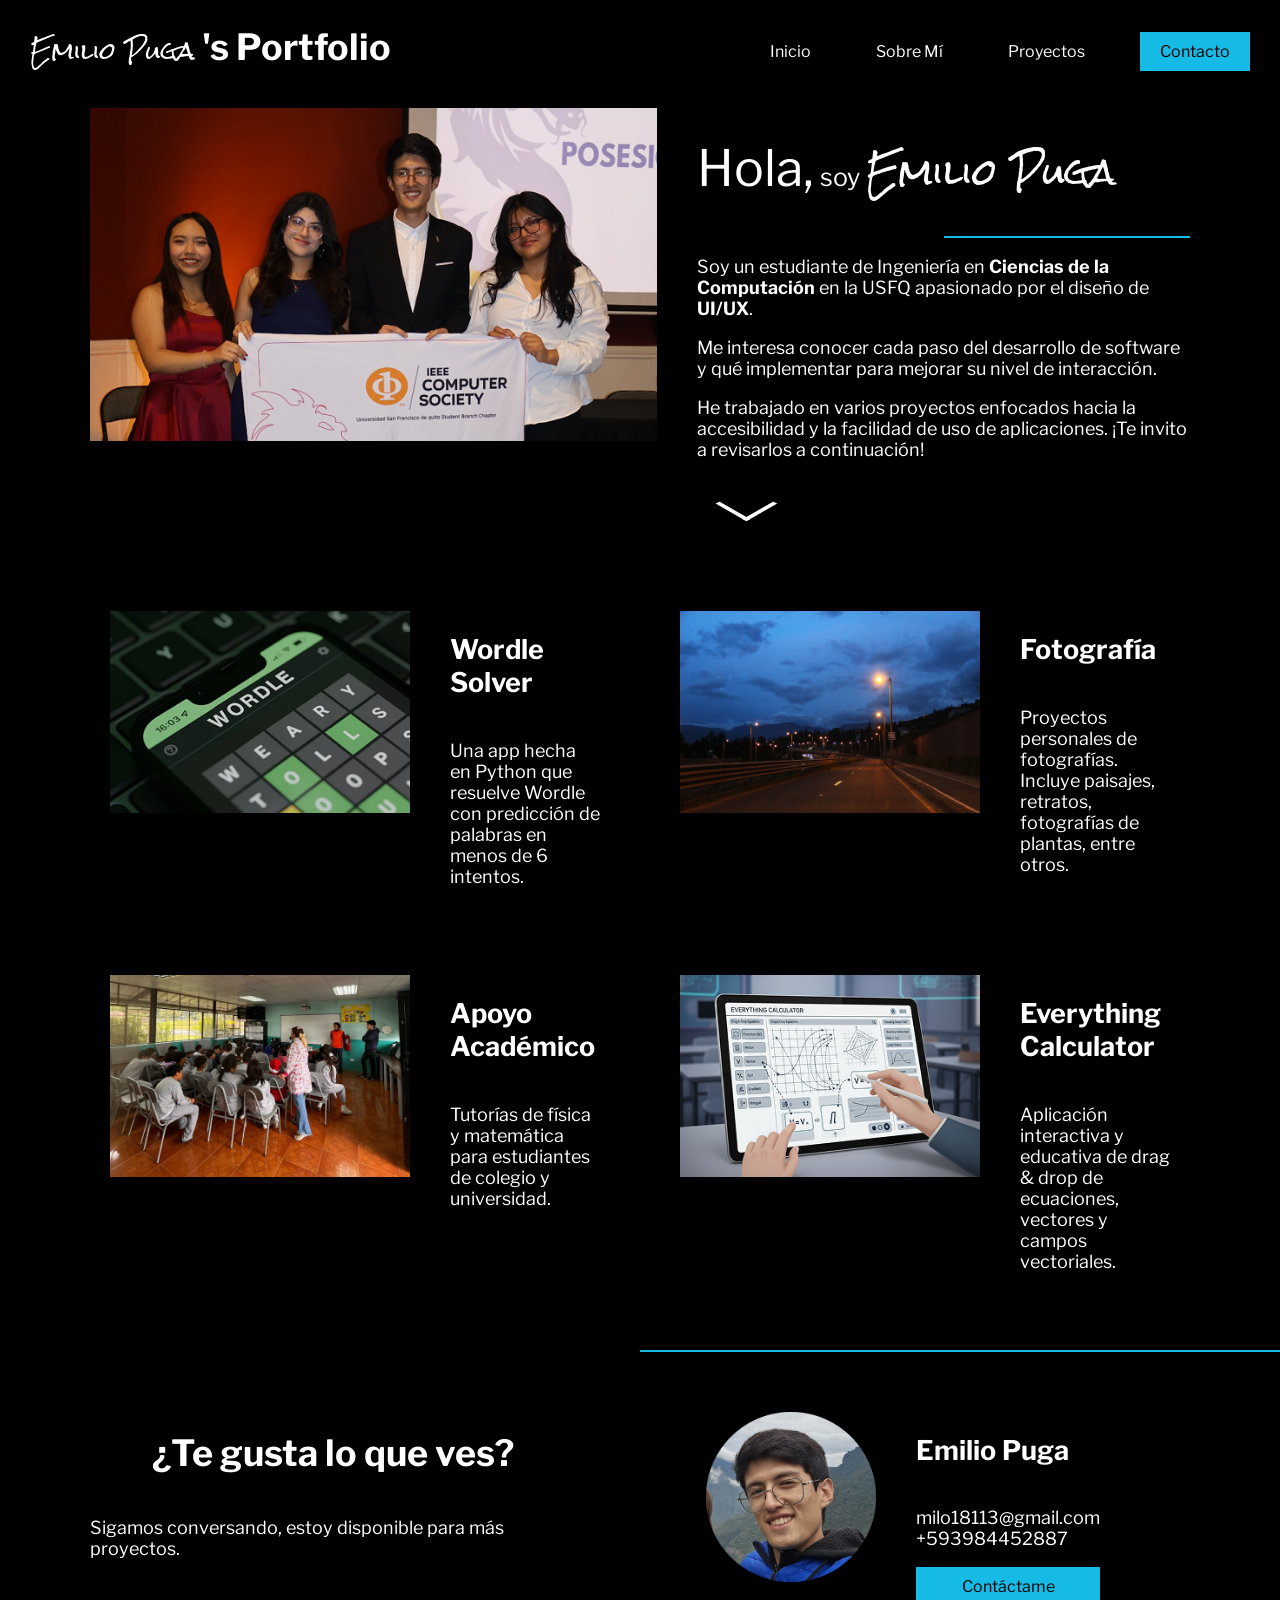
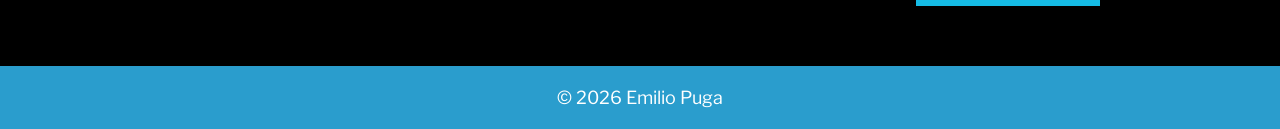
<file: index.html>
<!DOCTYPE html>
<html lang="es">
    <head>
        <title>Emilio Puga's Portfolio</title>
        <meta charset="UTF-8">
        <link rel="stylesheet" href="styles.css">

        <link rel="preconnect" href="https://fonts.googleapis.com">
        <link rel="preconnect" href="https://fonts.gstatic.com" crossorigin>
        <link href="https://fonts.googleapis.com/css2?family=Hanken+Grotesk:wght@300;400;600&family=Libre+Franklin:wght@300;400;600&family=Rock+Salt&display=swap" rel="stylesheet">
    </head>
    <body>
        <header>
            <div class="header-container">
                <h1>
                    <span class="cursive-header">Emilio Puga</span>
                    <span>'s Portfolio</span>
                </h1>
                <nav>
                    <a href="index.html">Inicio</a>
                    <a href="about-me.html">Sobre Mí</a>
                    <a href="#proyectos">Proyectos</a>
                    <button onclick="window.location.href='contact.html'">Contacto</button>
                    <!-- <button onclick="console.log(document.body.offsetWidth)">Contacto</button> -->
                </nav>
            </div>
        </header>

        <!-- Primera parte -->
        <div class="flex-container">         
            <main style="flex: 2.3;">
                <img src="assets/IEEE CS.png" alt="Fotografía de presentación de directivas IEEE con Emilio Puga como secretario." 
                style="width: 100%; height: auto; display: block; margin: auto;">
            </main>
            <aside>
                <h1>
                    <span style="font-weight: normal; font-size: 50px;">Hola,</span>
                    <span style="font-weight: lighter; font-size: 25px;">soy</span>
                    <span class="cursive-header" style="font-size: 35px;">Emilio Puga</span>
                </h1>
                <div class="line"></div>
                <p>Soy un estudiante de Ingeniería en <b>Ciencias de la Computación</b> en la USFQ apasionado por el diseño de <b>UI/UX</b>.</p>
                <p>Me interesa conocer cada paso del desarrollo de software y qué implementar para mejorar su nivel de interacción.</p>
                <p>He trabajado en varios proyectos enfocados hacia la accesibilidad y la facilidad de uso de aplicaciones. ¡Te invito a revisarlos a continuación!</p>
                <a href="#proyectos"><img src="assets/down_arrow.png" alt="Flecha hacia abajo" style="width: 100px;"></a>
            </aside>
        </div>
        <div class ="space"></div>

        <!-- Proyectos -->
        <div id="proyectos" class="flex-container">        
            <main>
                <div class="proj-container">
                    <main><img src="assets/wordle-solver-img.png" alt=""></main>
                    <aside>
                        <div class="column">
                            <h2><a href="wordle-solver.html">Wordle Solver</a></h2>
                            <p>Una app hecha en Python que resuelve Wordle con predicción de palabras en menos de 6 intentos.</p>
                        </div>
                    </aside>
                </div>
            </main> 
            <aside>
                <div class="proj-container">
                    <main><img src="assets/foto-img.png" alt=""></main>
                    <aside>
                        <div class="column">
                            <h2><a href="fotografia.html">Fotografía</a></h2>
                            <p>Proyectos personales de fotografías. Incluye paisajes, retratos, fotografías de plantas, entre otros.</p>
                        </div>
                    </aside>
                </div>
            </aside>
        </div>
        <div class ="space"></div>
        <div class="flex-container">        
            <main>
                <div class="proj-container">
                    <main><img src="assets/apoyo-academico-img.png" alt=""></main>
                    <aside>
                        <div class="column">
                            <h2><a href="apoyo-academico.html">Apoyo Académico</a></h2>
                            <p>Tutorías de física y matemática para estudiantes de colegio y universidad.</p>
                        </div>
                    </aside>
                </div>
            </main>
            <aside>
                <div class="proj-container">
                    <main><img src="assets/everything-calculator-img.png" alt=""></main>
                    <aside>
                        <div class="column">
                            <h2><a href="everything-calculator.html">Everything Calculator</a></h2>
                            <p>Aplicación interactiva y educativa de drag & drop de ecuaciones, vectores y campos vectoriales.</p>
                        </div>
                    </aside>
                </div>
            </aside>
        </div>
        <div class="space"></div>
        <div class="line"></div>
        <div class="space"></div>

        <!-- Te gusta lo que ves -->
        <div class="flex-container">
            <main>
                <div class="column" style="display: flex; justify-content: center; align-items: center;">
                    <h1>¿Te gusta lo que ves?</h1>
                    <p>Sigamos conversando, estoy disponible para más proyectos.</p>
                </div>
            </main>
            <aside>
                <div class="flex-container">
                    <main>
                        <img src="assets/milo.png" alt="Fotografía de Emilio Puga" width="170px">
                    </main>
                    <aside>
                        <div class="column">
                            <h2>Emilio Puga</h2>
                            <p>milo18113@gmail.com<br>
                                +593984452887
                            </p>
                            <button onclick="window.location.href='contact.html'">Contáctame</button>
                        </div>
                    </aside>
                </div>
            </aside>
        </div>

        <div class="space"></div>

        <footer>
            <p>&copy; 2026 Emilio Puga</p>
        </footer>
    </body> 
</html>
</file>
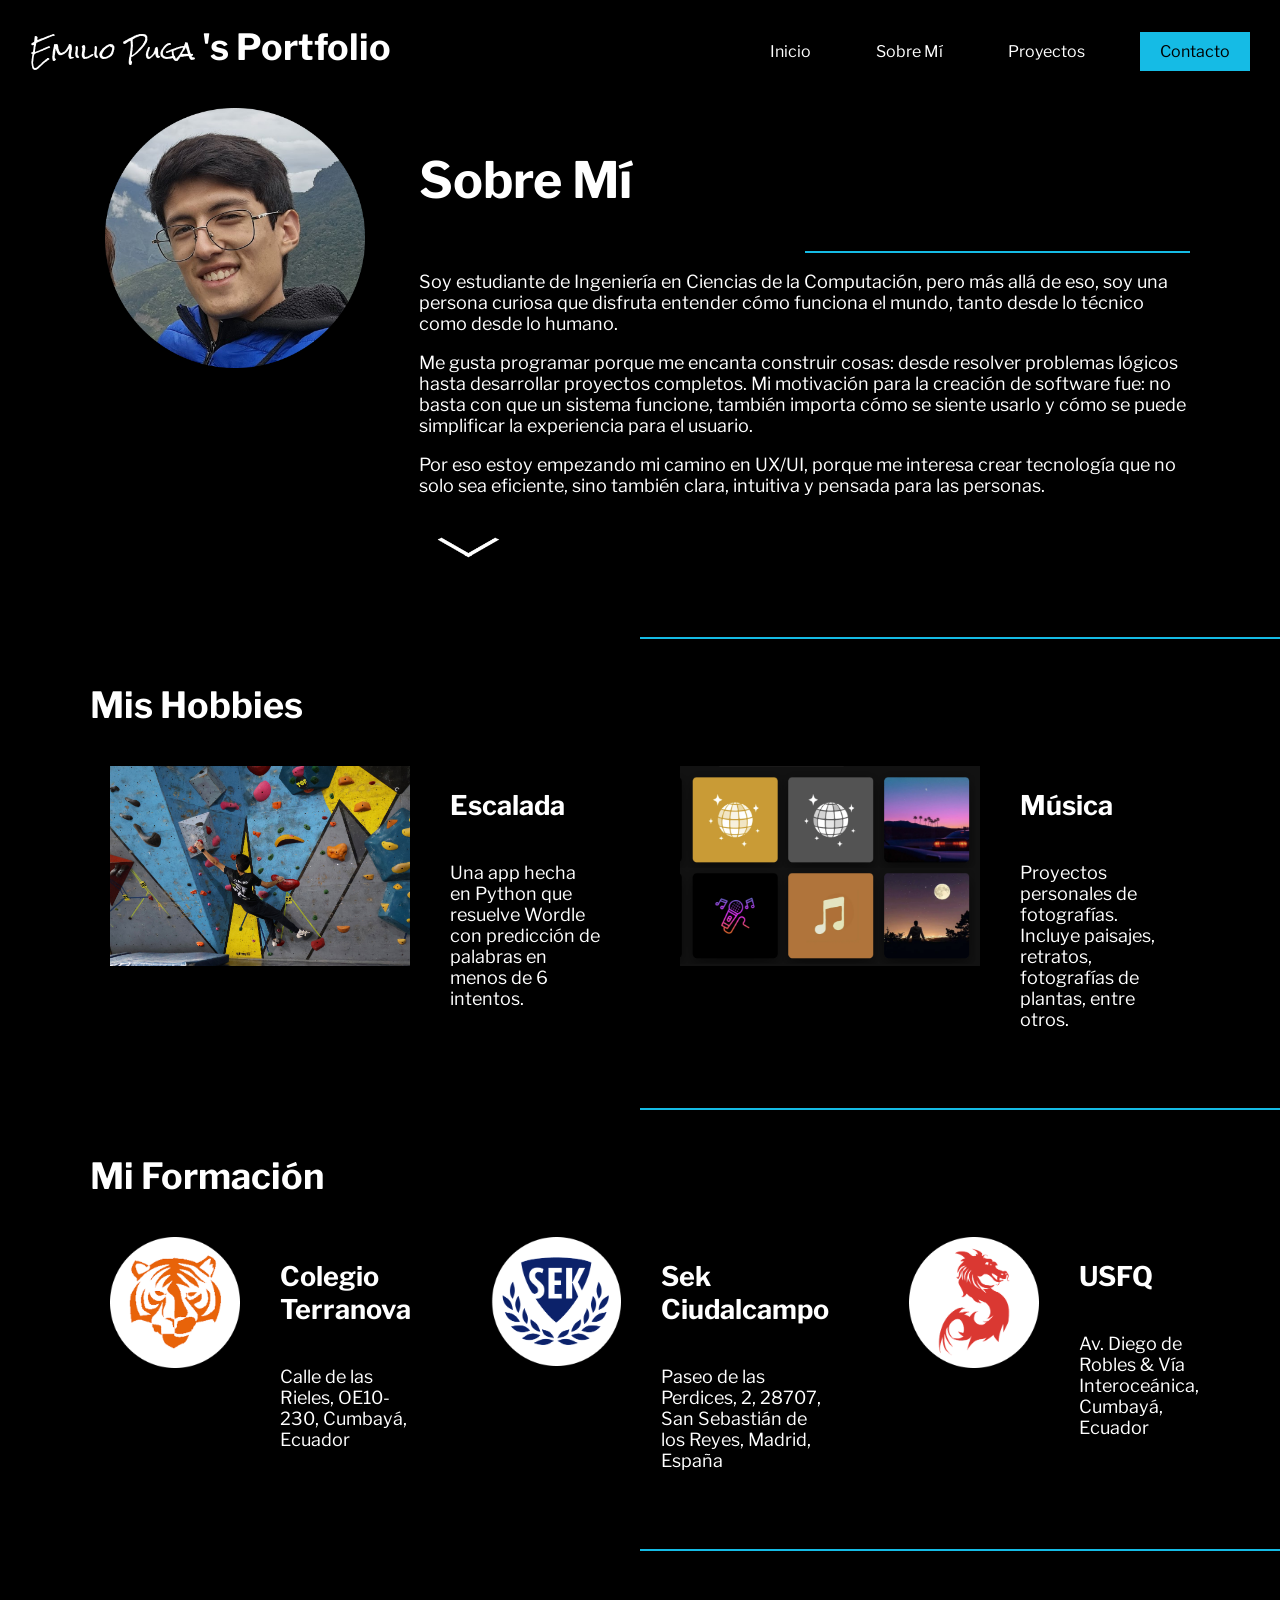
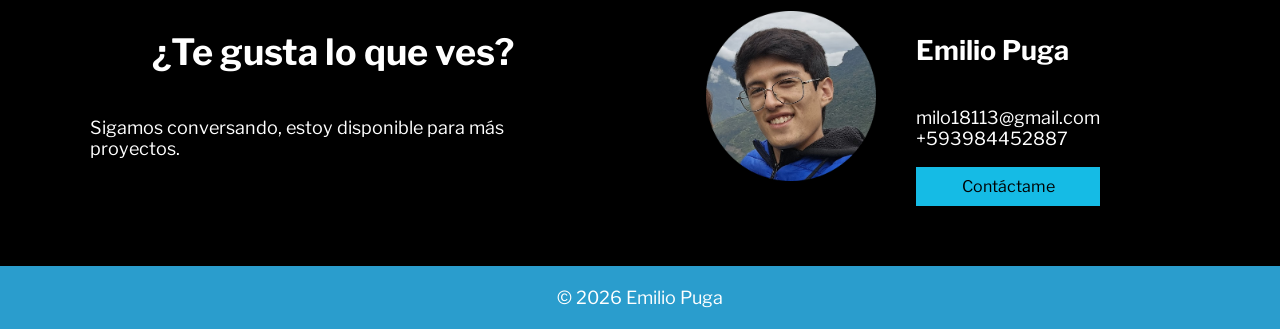
<file: about-me.html>
<!DOCTYPE html>
<html lang="es">
    <head>
        <title>Emilio Puga's Portfolio</title>
        <meta charset="UTF-8">
        <link rel="stylesheet" href="styles.css">

        <link rel="preconnect" href="https://fonts.googleapis.com">
        <link rel="preconnect" href="https://fonts.gstatic.com" crossorigin>
        <link href="https://fonts.googleapis.com/css2?family=Hanken+Grotesk:wght@300;400;600&family=Libre+Franklin:wght@300;400;600&family=Rock+Salt&display=swap" rel="stylesheet">
    </head>
    <body>
        <header>
            <div class="header-container">
                <h1>
                    <span class="cursive-header">Emilio Puga</span>
                    <span>'s Portfolio</span>
                </h1>
                <nav>
                    <a href="index.html">Inicio</a>
                    <a href="about-me.html">Sobre Mí</a>
                    <a href="index.html#proyectos">Proyectos</a>
                    <button onclick="window.location.href='contact.html'">Contacto</button>
                    <!-- <button onclick="console.log(document.body.offsetWidth)">Contacto</button> -->
                </nav>
            </div>
        </header>

        <!-- Primera parte -->
        <div class="flex-container">         
            <main style="flex: 0.75;">
                <img src="assets/milo.png" alt="Fotografía de Emilio Puga" 
                style="width: 260px; height: auto; display: block; margin: auto;">
            </main>
            <aside>
                <h1 style="font-weight: bold; font-size: 50px;">
                    Sobre Mí
                </h1>
                <div class="line"></div>
                <p>Soy estudiante de Ingeniería en Ciencias de la Computación, pero más allá de eso, soy una persona curiosa que disfruta entender cómo funciona el mundo, tanto desde lo técnico como desde lo humano.</p>
                <p>Me gusta programar porque me encanta construir cosas: desde resolver problemas lógicos hasta desarrollar proyectos completos. Mi motivación para la creación de software fue: no basta con que un sistema funcione, también importa cómo se siente usarlo y cómo se puede simplificar la experiencia para el usuario.</p>
                <p>Por eso estoy empezando mi camino en UX/UI, porque me interesa crear tecnología que no solo sea eficiente, sino también clara, intuitiva y pensada para las personas.</p>
                <a href="#hobbies"><img src="assets/down_arrow.png" alt="Flecha hacia abajo" style="width: 100px;"></a>
            </aside>
        </div>
        <div class="space"></div>
        <div class="line"></div>
        <div class="smallspace"></div>

        <!-- Mis Hobbies -->
        <div id="hobbies" class="flex-container">
            <main><h1>Mis Hobbies</h1></main>
            <aside></aside>
        </div>
        <div id="proyectos" class="flex-container">        
            <main>
                <div class="proj-container">
                    <main><img src="assets/escalada.jpg" alt=""></main>
                    <aside>
                        <div class="column">
                            <h2>Escalada</h2>
                            <p>Una app hecha en Python que resuelve Wordle con predicción de palabras en menos de 6 intentos.</p>
                        </div>
                    </aside>
                </div>
            </main>
            <aside>
                <div class="proj-container">
                    <main><img src="assets/playlists.png" alt=""></main>
                    <aside>
                        <div class="column">
                            <h2>Música</h2>
                            <p>Proyectos personales de fotografías. Incluye paisajes, retratos, fotografías de plantas, entre otros.</p>
                        </div>
                    </aside>
                </div>
            </aside>
        </div>
        <div class="space"></div>
        <div class="line"></div>
        <div class="smallspace"></div>

        <!-- Mi Formación -->
        <div id="hobbies" class="flex-container">
            <main><h1>Mi Formación</h1></main>
            <aside></aside>
        </div>
        <div id="proyectos" class="flex-container">        
            <main>
                <div class="proj-container">
                    <main><img src="assets/terra-icon.png" alt="" style="width: 130px;"></main>
                    <aside>
                        <div class="column">
                            <h2>Colegio Terranova</h2>
                            <p>Calle de las Rieles, OE10-230, Cumbayá, Ecuador</p>
                        </div>
                    </aside>
                </div>
            </main>
            <main>
                <div class="proj-container">
                    <main><img src="assets/sek-icon.png" alt="" style="width: 130px;"></main>
                    <aside>
                        <div class="column">
                            <h2>Sek Ciudalcampo</h2>
                            <p>Paseo de las Perdices, 2, 28707, San Sebastián de los Reyes, Madrid, España</p>
                        </div>
                    </aside>
                </div>
            </main>
            <main>
                <div class="proj-container">
                    <main><img src="assets/usfq-icon.png" alt="" style="width: 130px;"></main>
                    <aside>
                        <div class="column">
                            <h2>USFQ</h2>
                            <p>Av. Diego de Robles & Vía Interoceánica, Cumbayá, Ecuador</p>
                        </div>
                    </aside>
                </div>
            </main>
        </div>
        <div class="space"></div>
        <div class="line"></div>
        <div class="space"></div>


        <!-- Te gusta lo que ves -->
        <div class="flex-container">
            <main>
                <div class="column" style="display: flex; justify-content: center; align-items: center;">
                    <h1>¿Te gusta lo que ves?</h1>
                    <p>Sigamos conversando, estoy disponible para más proyectos.</p>
                </div>
            </main>
            <aside>
                <div class="flex-container">
                    <main>
                        <img src="assets/milo.png" alt="Fotografía de Emilio Puga" width="170px">
                    </main>
                    <aside>
                        <div class="column">
                            <h2>Emilio Puga</h2>
                            <p>milo18113@gmail.com<br>
                                +593984452887
                            </p>
                            <button onclick="window.location.href='contact.html'">Contáctame</button>
                        </div>
                    </aside>
                </div>
            </aside>
        </div>

        <div class="space"></div>

        <footer>
            <p>&copy; 2026 Emilio Puga</p>
        </footer>
    </body> 
</html>
</file>
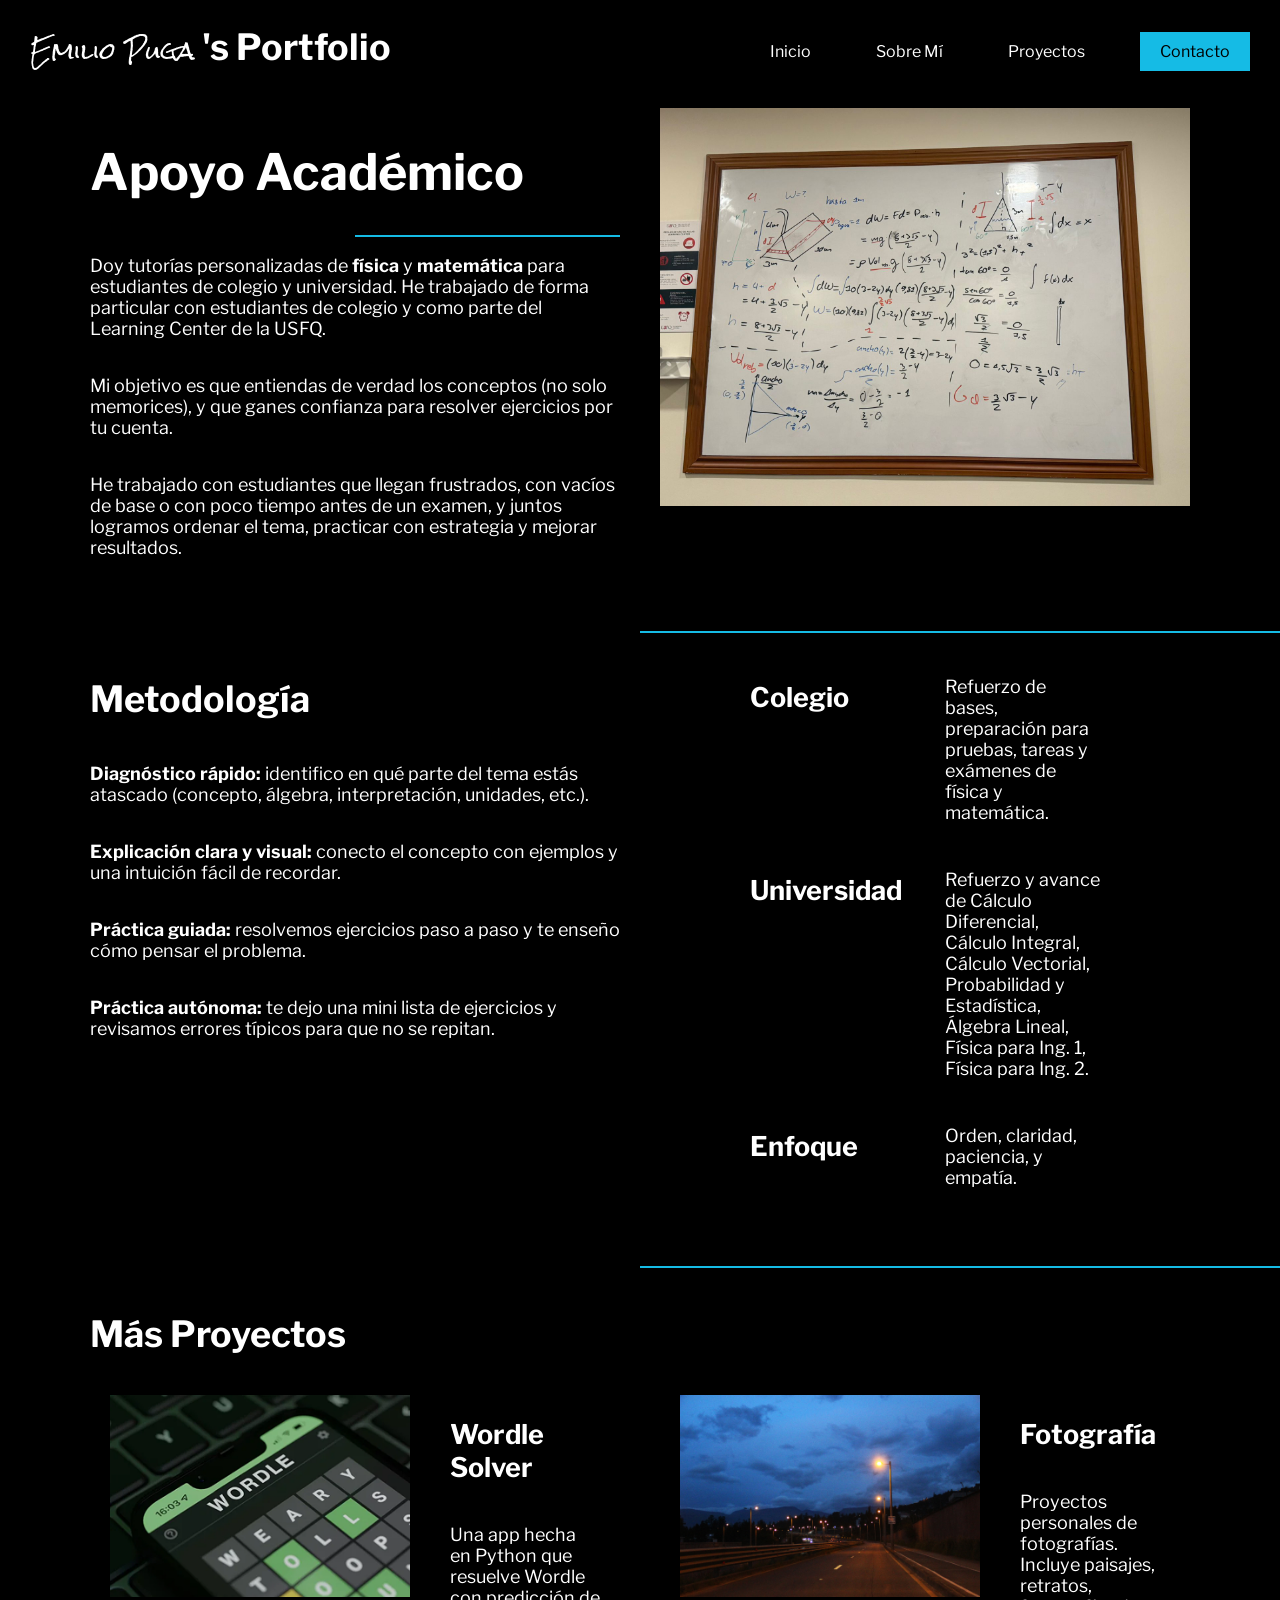
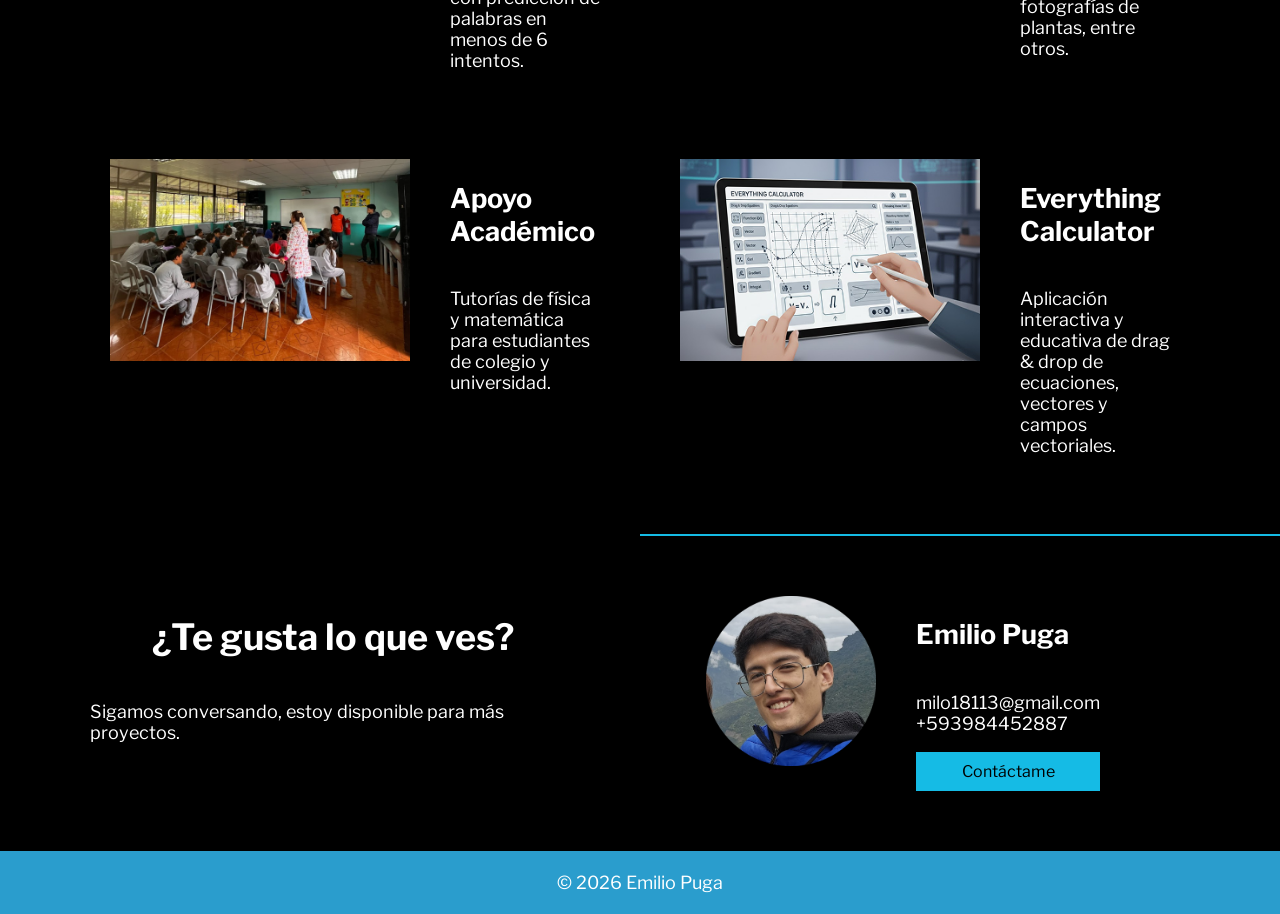
<file: apoyo-academico.html>
<!DOCTYPE html>
<html lang="es">
    <head>
        <title>Apoyo Académico - Emilio Puga's Portfolio</title>
        <meta charset="UTF-8">
        <link rel="stylesheet" href="styles.css">

        <link rel="preconnect" href="https://fonts.googleapis.com">
        <link rel="preconnect" href="https://fonts.gstatic.com" crossorigin>
        <link href="https://fonts.googleapis.com/css2?family=Hanken+Grotesk:wght@300;400;600&family=Libre+Franklin:wght@300;400;600&family=Rock+Salt&display=swap" rel="stylesheet">
    </head>
    <body>
        <header>
            <div class="header-container">
                <h1>
                    <span class="cursive-header">Emilio Puga</span>
                    <span>'s Portfolio</span>
                </h1>
                <nav>
                    <a href="index.html">Inicio</a>
                    <a href="about-me.html">Sobre Mí</a>
                    <a href="#proyectos">Proyectos</a>
                    <button onclick="window.location.href='contact.html'">Contacto</button>
                    <!-- <button onclick="console.log(document.body.offsetWidth)">Contacto</button> -->
                </nav>
            </div>
        </header>

        <!-- Intro -->
        <div class="flex-container">         
            <main>
                <div class="column">
                    <h1 style="font-weight: bold; font-size: 50px;">
                        Apoyo Académico
                    </h1>
                    <div class="line"></div>
                    <p>Doy tutorías personalizadas de <b>física</b> y <b>matemática</b> para estudiantes de colegio y universidad. He trabajado de forma particular con estudiantes de colegio y como parte del Learning Center de la USFQ.</p>
                    <p>Mi objetivo es que entiendas de verdad los conceptos (no solo memorices), y que ganes confianza para resolver ejercicios por tu cuenta.</p>
                    <p>He trabajado con estudiantes que llegan frustrados, con vacíos de base o con poco tiempo antes de un examen, y juntos logramos ordenar el tema, practicar con estrategia y mejorar resultados.</p>
                </div>
            </main>
            <aside>
                <img src="assets/pizarra1.jpg" alt="Ilustración de apoyo académico" style="width: 100%; height: auto; display: block; margin: auto;">
            </aside>
        </div>
        <div class="space"></div>
        <div class="line"></div>
        <div class="smallspace"></div>

        <!-- Metodología -->
        <div class="flex-container">
            <main>
                <div class="column">
                    <h1>Metodología</h1>
                    <p><b>Diagnóstico rápido:</b> identifico en qué parte del tema estás atascado (concepto, álgebra, interpretación, unidades, etc.).</p>
                    <p><b>Explicación clara y visual:</b> conecto el concepto con ejemplos y una intuición fácil de recordar.</p>
                    <p><b>Práctica guiada:</b> resolvemos ejercicios paso a paso y te enseño cómo pensar el problema.</p>
                    <p><b>Práctica autónoma:</b> te dejo una mini lista de ejercicios y revisamos errores típicos para que no se repitan.</p>
                </div>
            </main>
            <aside>
                <div class="column">
                    <div class="flex-container">
                        <main>
                            <h2>Colegio</h2>
                        </main>
                        <aside style="flex: 2;">
                            <p>Refuerzo de bases, preparación para pruebas, tareas y exámenes de física y matemática.</p>
                        </aside>
                    </div>
                    <div class="flex-container">
                        <main>
                            <h2>Universidad</h2>
                        </main>
                        <aside style="flex: 2;">
                            <p>Refuerzo y avance de Cálculo Diferencial, Cálculo Integral, Cálculo Vectorial, Probabilidad y Estadística, Álgebra Lineal, Física para Ing. 1, Física para Ing. 2.</p>
                        </aside>
                    </div>
                    <div class="flex-container">
                        <main>
                            <h2>Enfoque</h2>
                        </main>
                        <aside style="flex: 2;">
                            <p>Orden, claridad, paciencia, y empatía.</p>
                        </aside>
                    </div>
                </div>
            </aside>
        </div>
        <div class="space"></div>
        <div class="line"></div>
        <div class="smallspace"></div>

        <!-- Proyectos -->
        <div class="flex-container">
            <main><h1>Más Proyectos</h1></main>
            <aside></aside>
        </div>
        <div id="proyectos" class="flex-container">        
            <main>
                <div class="proj-container">
                    <main><img src="assets/wordle-solver-img.png" alt=""></main>
                    <aside>
                        <div class="column">
                            <h2><a href="wordle-solver.html">Wordle Solver</a></h2>
                            <p>Una app hecha en Python que resuelve Wordle con predicción de palabras en menos de 6 intentos.</p>
                        </div>
                    </aside>
                </div>
            </main>
            <aside>
                <div class="proj-container">
                    <main><img src="assets/foto-img.png" alt=""></main>
                    <aside>
                        <div class="column">
                            <h2><a href="fotografia.html">Fotografía</a></h2>
                            <p>Proyectos personales de fotografías. Incluye paisajes, retratos, fotografías de plantas, entre otros.</p>
                        </div>
                    </aside>
                </div>
            </aside>
        </div>
        <div class ="space"></div>
        <div class="flex-container">        
            <main>
                <div class="proj-container">
                    <main><img src="assets/apoyo-academico-img.png" alt=""></main>
                    <aside>
                        <div class="column">
                            <h2><a href="apoyo-academico.html">Apoyo Académico</a></h2>
                            <p>Tutorías de física y matemática para estudiantes de colegio y universidad.</p>
                        </div>
                    </aside>
                </div>
            </main>
            <aside>
                <div class="proj-container">
                    <main><img src="assets/everything-calculator-img.png" alt=""></main>
                    <aside>
                        <div class="column">
                            <h2><a href="everything-calculator.html">Everything Calculator</a></h2>
                            <p>Aplicación interactiva y educativa de drag & drop de ecuaciones, vectores y campos vectoriales.</p>
                        </div>
                    </aside>
                </div>
            </aside>
        </div>
        <div class="space"></div>
        <div class="line"></div>
        <div class="space"></div>

        <!-- Te gusta lo que ves -->
        <div class="flex-container">
            <main>
                <div class="column" style="display: flex; justify-content: center; align-items: center;">
                    <h1>¿Te gusta lo que ves?</h1>
                    <p>Sigamos conversando, estoy disponible para más proyectos.</p>
                </div>
            </main>
            <aside>
                <div class="flex-container">
                    <main>
                        <img src="assets/milo.png" alt="Fotografía de Emilio Puga" width="170px">
                    </main>
                    <aside>
                        <div class="column">
                            <h2>Emilio Puga</h2>
                            <p>milo18113@gmail.com<br>
                                +593984452887
                            </p>
                            <button onclick="window.location.href='contact.html'">Contáctame</button>
                        </div>
                    </aside>
                </div>
            </aside>
        </div>

        <div class="space"></div>

        <footer>
            <p>&copy; 2026 Emilio Puga</p>
        </footer>
    </body> 
</html>
</file>
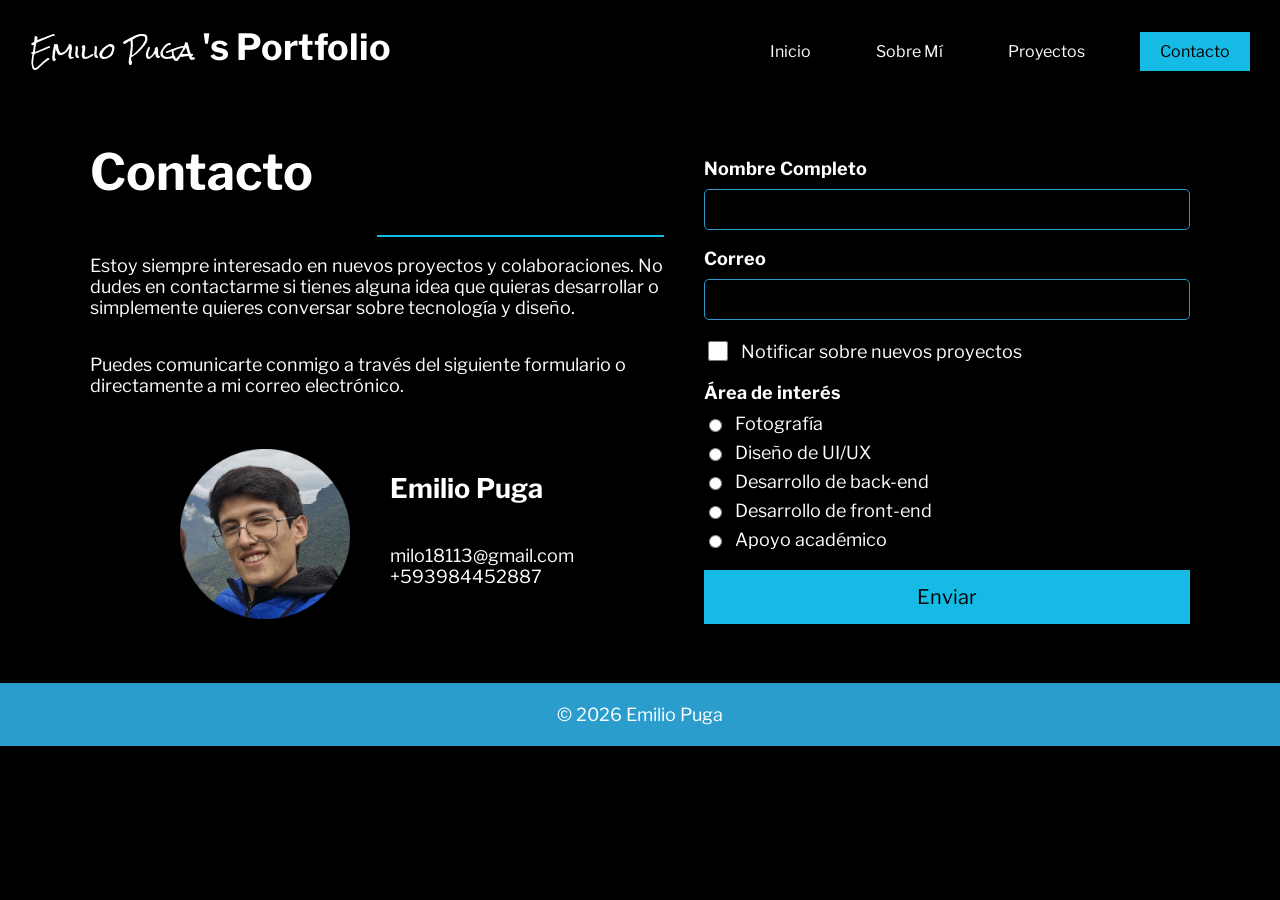
<file: contact.html>
<!DOCTYPE html>
<html lang="es">
    <head>
        <title>Contacto - Emilio Puga's Portfolio</title>
        <meta charset="UTF-8">
        <link rel="stylesheet" href="styles.css">

        <link rel="preconnect" href="https://fonts.googleapis.com">
        <link rel="preconnect" href="https://fonts.gstatic.com" crossorigin>
        <link href="https://fonts.googleapis.com/css2?family=Hanken+Grotesk:wght@300;400;600&family=Libre+Franklin:wght@300;400;600&family=Rock+Salt&display=swap" rel="stylesheet">
    </head>
    <body>
        <header>
            <div class="header-container">
                <h1>
                    <span class="cursive-header">Emilio Puga</span>
                    <span>'s Portfolio</span>
                </h1>
                <nav>
                    <a href="index.html">Inicio</a>
                    <a href="about-me.html">Sobre Mí</a>
                    <a href="index.html#proyectos">Proyectos</a>
                    <button onclick="window.location.href='contact.html'">Contacto</button>
                    <!-- <button onclick="console.log(document.body.offsetWidth)">Contacto</button> -->
                </nav>
            </div>
        </header>

        <!-- Contacto -->
        <div class="flex-container">         
            <main style="flex: 1;">
                <div class="column">
                    <h1 style="font-weight: bold; font-size: 50px;">
                        Contacto
                    </h1>
                    <div class="line"></div>
                    <p>Estoy siempre interesado en nuevos proyectos y colaboraciones. No dudes en contactarme si tienes alguna idea que quieras desarrollar o simplemente quieres conversar sobre tecnología y diseño.</p>
                    <p>Puedes comunicarte conmigo a través del siguiente formulario o directamente a mi correo electrónico.</p>
                    <div class="smallspace"></div>
                    <div class="flex-container">
                        <main>
                            <img src="assets/milo.png" alt="Fotografía de Emilio Puga" width="170px">
                        </main>
                        <aside>
                            <div class="column">
                                <h2>Emilio Puga</h2>
                                <p>milo18113@gmail.com<br>
                                    +593984452887
                                </p>
                            </div>
                        </aside>
                    </div>
                </div>
            </main>
            <aside style="flex: 1;">
                <div class="space"></div>
                <div class="space"></div>
                <div class="space"></div>
                <form action="mailto:milo18113@gmail.com" method="post" enctype="text/plain">
                    <div class="column">
                        <label class="titlelabel" for="nombre">Nombre Completo</label>
                        <input type="text" id="nombre" name="nombre" required class="textbox">
                        
                        <div class="smallerspace"></div>

                        <label class="titlelabel" for="correo">Correo</label>
                        <input type="email" id="correo" name="correo" required class="textbox">
                    
                        <div class="smallerspace"></div>

                        <div style="display: flex; align-items: center; gap: 10px;"> <!-- row -->
                            <input type="checkbox" id="notificar" name="notificar" style="width: 20px; height: 20px;">
                            <label class="contentlabel" for="notificar">Notificar sobre nuevos proyectos</label>
                        </div>
                    
                        <div class="smallerspace"></div>

                        <label class="titlelabel">Área de interés</label>
                        <div class="column" style="gap: 8px;">
                            <div style="display: flex; align-items: center; gap: 10px;"> <!-- radio rows -->
                                <input type="radio" id="fotografia" name="interes" value="fotografia">
                                <label for="fotografia" class="contentlabel">Fotografía</label>
                            </div>
                            <div style="display: flex; align-items: center; gap: 10px;">
                                <input type="radio" id="uiux" name="interes" value="uiux">
                                <label for="uiux" class="contentlabel">Diseño de UI/UX</label>
                            </div>
                            <div style="display: flex; align-items: center; gap: 10px;">
                                <input type="radio" id="backend" name="interes" value="backend">
                                <label for="backend" class="contentlabel">Desarrollo de back-end</label>
                            </div>
                            <div style="display: flex; align-items: center; gap: 10px;">
                                <input type="radio" id="frontend" name="interes" value="frontend">
                                <label for="frontend" class="contentlabel">Desarrollo de front-end</label>
                            </div>
                            <div style="display: flex; align-items: center; gap: 10px;">
                                <input type="radio" id="apoyo" name="interes" value="apoyo">
                                <label for="apoyo" class="contentlabel">Apoyo académico</label>
                            </div>
                        </div>
                    </div>
                    
                    <button type="submit" class="bigbtn" style="width: auto; padding: 15px 30px;">Enviar</button>
                </form>
            </aside>
        </div>
        <div class="space"></div>
        <div class="space"></div>

        <footer>
            <p>&copy; 2026 Emilio Puga</p>
        </footer>
    </body> 
</html>
</file>
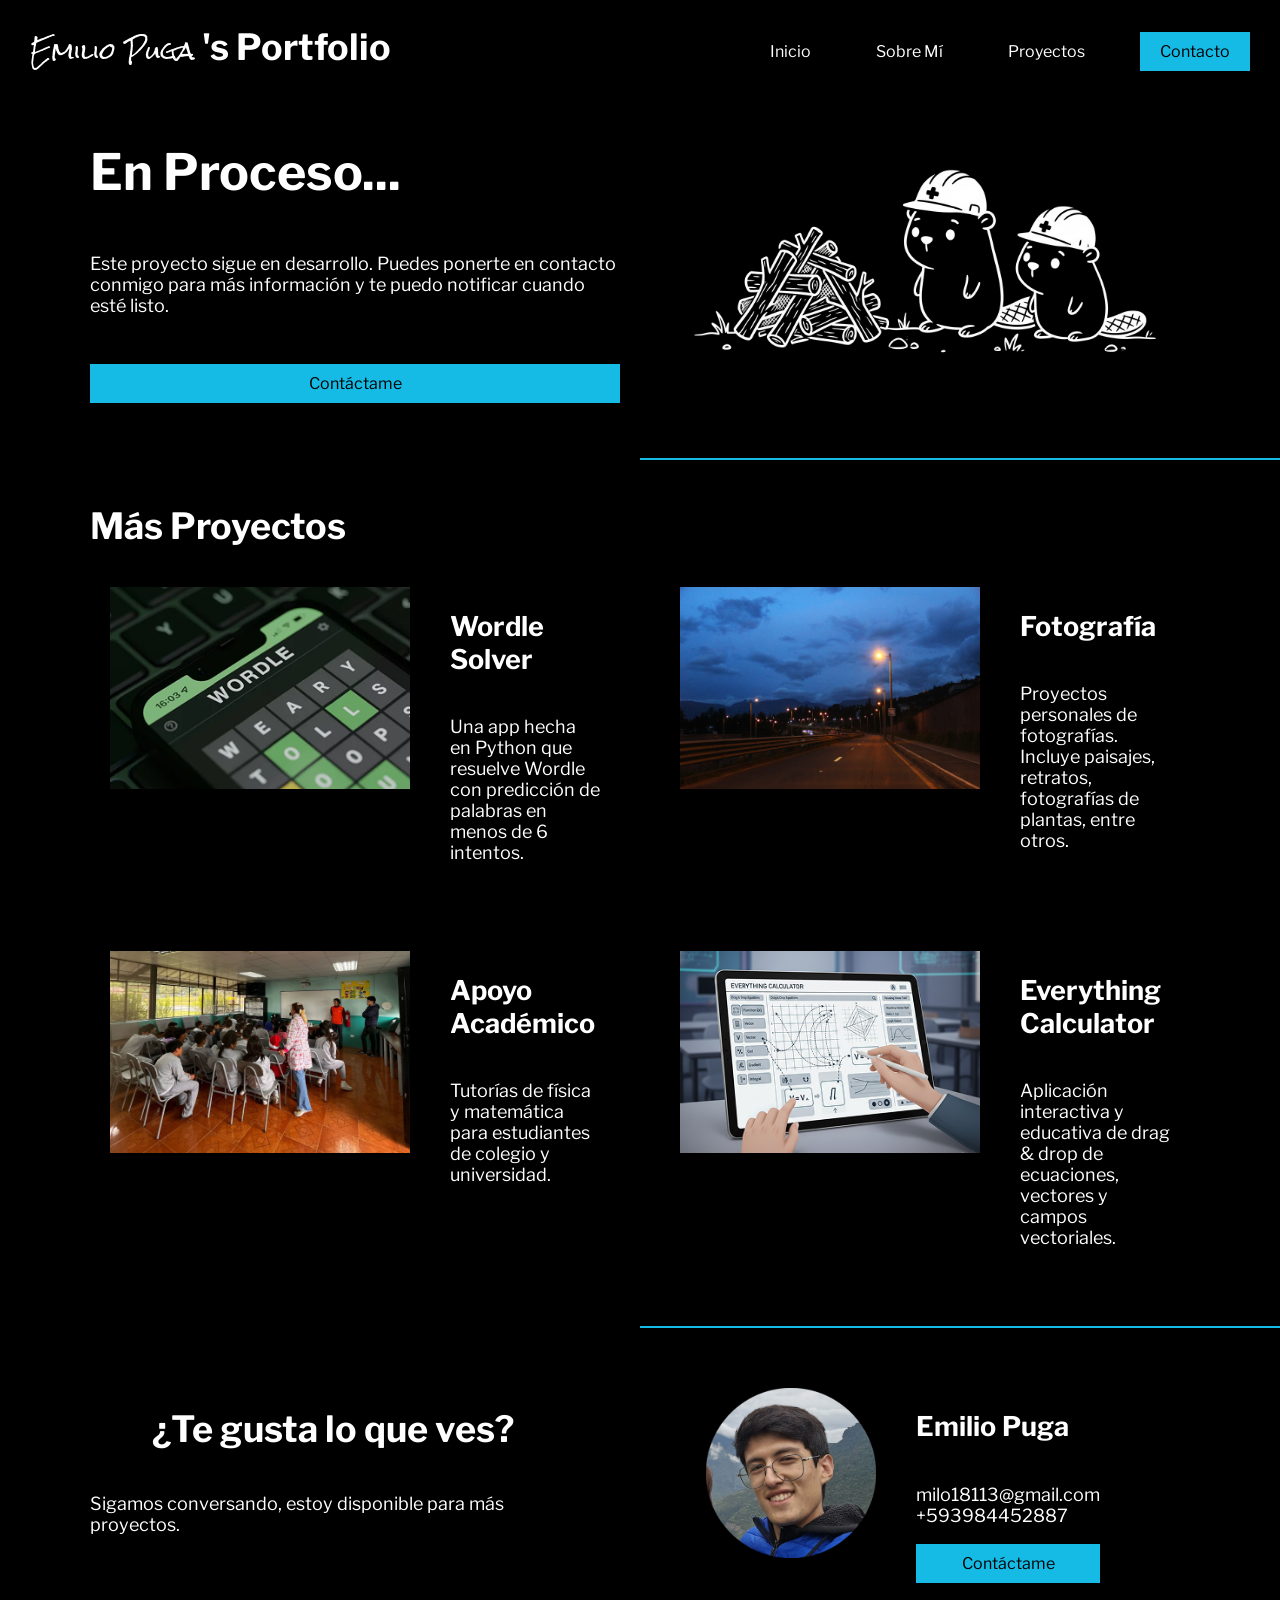
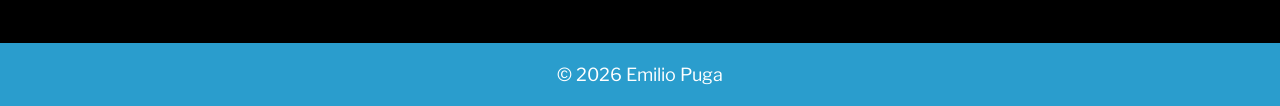
<file: everything-calculator.html>
<!DOCTYPE html>
<html lang="es">
    <head>
        <title>Apoyo Académico - Emilio Puga's Portfolio</title>
        <meta charset="UTF-8">
        <link rel="stylesheet" href="styles.css">

        <link rel="preconnect" href="https://fonts.googleapis.com">
        <link rel="preconnect" href="https://fonts.gstatic.com" crossorigin>
        <link href="https://fonts.googleapis.com/css2?family=Hanken+Grotesk:wght@300;400;600&family=Libre+Franklin:wght@300;400;600&family=Rock+Salt&display=swap" rel="stylesheet">
    </head>
    <body>
        <header>
            <div class="header-container">
                <h1>
                    <span class="cursive-header">Emilio Puga</span>
                    <span>'s Portfolio</span>
                </h1>
                <nav>
                    <a href="index.html">Inicio</a>
                    <a href="about-me.html">Sobre Mí</a>
                    <a href="#proyectos">Proyectos</a>
                    <button onclick="window.location.href='contact.html'">Contacto</button>
                    <!-- <button onclick="console.log(document.body.offsetWidth)">Contacto</button> -->
                </nav>
            </div>
        </header>

        <!-- Intro -->
        <div class="flex-container">         
            <main>
                <div class="column">
                    <h1 style="font-weight: bold; font-size: 50px;">
                        En Proceso...
                    </h1>
                    <p>Este proyecto sigue en desarrollo. Puedes ponerte en contacto conmigo para más información y te puedo notificar cuando esté listo.</p>
                    <div class="smallspace"></div>
                    <button style="width: 100%;" onclick="window.location.href='contact.html'">Contáctame</button>
                </div>
            </main>
            <aside>
                <img src="assets/not-found.png" alt="Imagen de no encontrado" style="width: 100%;">
            </aside>
        </div>
        <div class="space"></div>
        <div class="line"></div>
        <div class="smallspace"></div>

        <!-- Proyectos -->
        <div class="flex-container">
            <main><h1>Más Proyectos</h1></main>
            <aside></aside>
        </div>
        <div id="proyectos" class="flex-container">        
            <main>
                <div class="proj-container">
                    <main><img src="assets/wordle-solver-img.png" alt=""></main>
                    <aside>
                        <div class="column">
                            <h2><a href="wordle-solver.html">Wordle Solver</a></h2>
                            <p>Una app hecha en Python que resuelve Wordle con predicción de palabras en menos de 6 intentos.</p>
                        </div>
                    </aside>
                </div>
            </main>
            <aside>
                <div class="proj-container">
                    <main><img src="assets/foto-img.png" alt=""></main>
                    <aside>
                        <div class="column">
                            <h2><a href="fotografia.html">Fotografía</a></h2>
                            <p>Proyectos personales de fotografías. Incluye paisajes, retratos, fotografías de plantas, entre otros.</p>
                        </div>
                    </aside>
                </div>
            </aside>
        </div>
        <div class ="space"></div>
        <div class="flex-container">        
            <main>
                <div class="proj-container">
                    <main><img src="assets/apoyo-academico-img.png" alt=""></main>
                    <aside>
                        <div class="column">
                            <h2><a href="apoyo-academico.html">Apoyo Académico</a></h2>
                            <p>Tutorías de física y matemática para estudiantes de colegio y universidad.</p>
                        </div>
                    </aside>
                </div>
            </main>
            <aside>
                <div class="proj-container">
                    <main><img src="assets/everything-calculator-img.png" alt=""></main>
                    <aside>
                        <div class="column">
                            <h2><a href="everything-calculator.html">Everything Calculator</a></h2>
                            <p>Aplicación interactiva y educativa de drag & drop de ecuaciones, vectores y campos vectoriales.</p>
                        </div>
                    </aside>
                </div>
            </aside>
        </div>
        <div class="space"></div>
        <div class="line"></div>
        <div class="space"></div>

        <!-- Te gusta lo que ves -->
        <div class="flex-container">
            <main>
                <div class="column" style="display: flex; justify-content: center; align-items: center;">
                    <h1>¿Te gusta lo que ves?</h1>
                    <p>Sigamos conversando, estoy disponible para más proyectos.</p>
                </div>
            </main>
            <aside>
                <div class="flex-container">
                    <main>
                        <img src="assets/milo.png" alt="Fotografía de Emilio Puga" width="170px">
                    </main>
                    <aside>
                        <div class="column">
                            <h2>Emilio Puga</h2>
                            <p>milo18113@gmail.com<br>
                                +593984452887
                            </p>
                            <button onclick="window.location.href='contact.html'">Contáctame</button>
                        </div>
                    </aside>
                </div>
            </aside>
        </div>

        <div class="space"></div>

        <footer>
            <p>&copy; 2026 Emilio Puga</p>
        </footer>
    </body> 
</html>
</file>
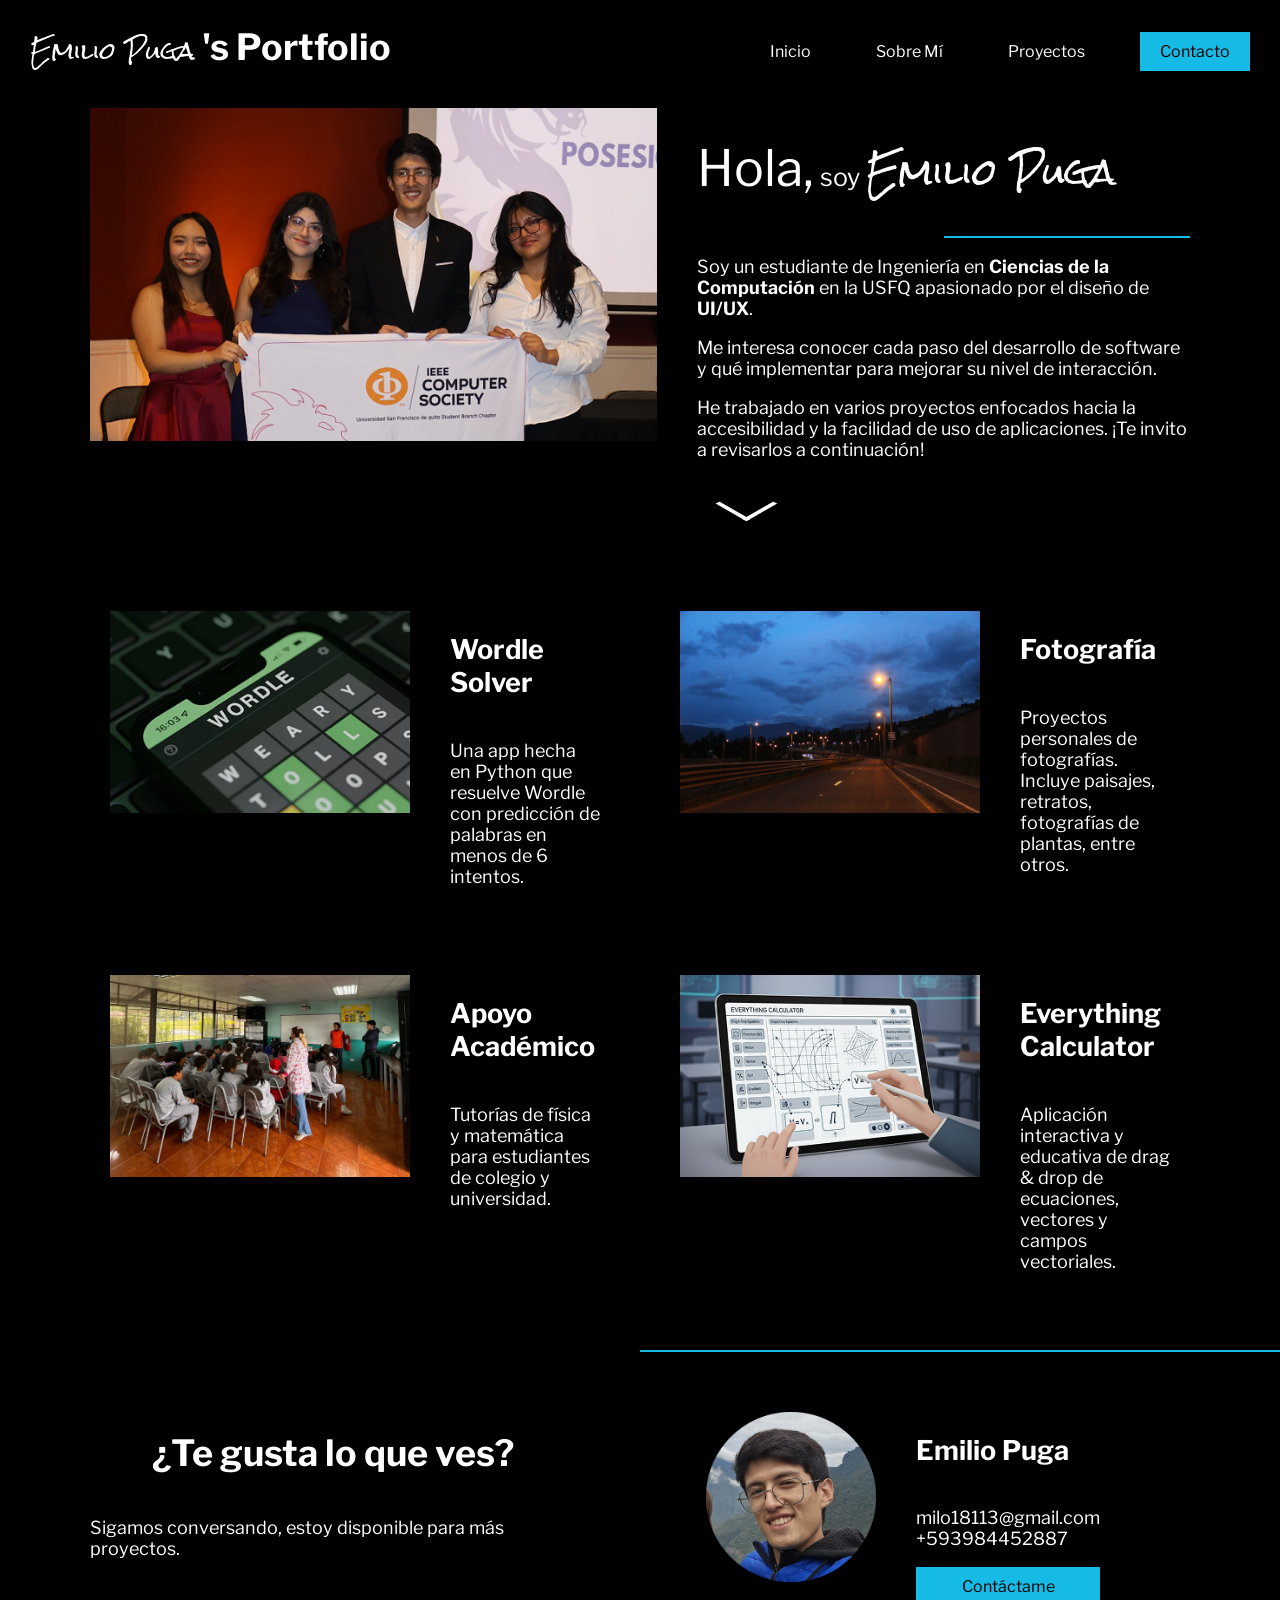
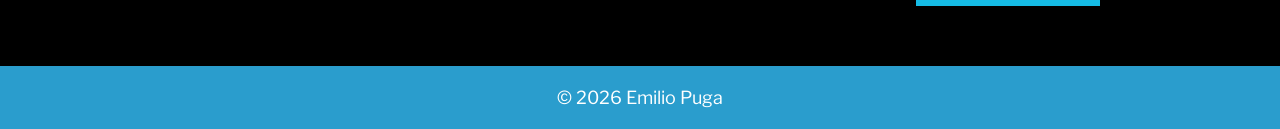
<file: home.html>
<!DOCTYPE html>
<html lang="es">
    <head>
        <title>Emilio Puga's Portfolio</title>
        <meta charset="UTF-8">
        <link rel="stylesheet" href="styles.css">

        <link rel="preconnect" href="https://fonts.googleapis.com">
        <link rel="preconnect" href="https://fonts.gstatic.com" crossorigin>
        <link href="https://fonts.googleapis.com/css2?family=Hanken+Grotesk:wght@300;400;600&family=Libre+Franklin:wght@300;400;600&family=Rock+Salt&display=swap" rel="stylesheet">
    </head>
    <body>
        <header>
            <div class="header-container">
                <h1>
                    <span class="cursive-header">Emilio Puga</span>
                    <span>'s Portfolio</span>
                </h1>
                <nav>
                    <a href="home.html">Inicio</a>
                    <a href="about-me.html">Sobre Mí</a>
                    <a href="#proyectos">Proyectos</a>
                    <button onclick="window.location.href='contact.html'">Contacto</button>
                    <!-- <button onclick="console.log(document.body.offsetWidth)">Contacto</button> -->
                </nav>
            </div>
        </header>

        <!-- Primera parte -->
        <div class="flex-container">         
            <main style="flex: 2.3;">
                <img src="assets/IEEE CS.png" alt="Fotografía de presentación de directivas IEEE con Emilio Puga como secretario." 
                style="width: 100%; height: auto; display: block; margin: auto;">
            </main>
            <aside>
                <h1>
                    <span style="font-weight: normal; font-size: 50px;">Hola,</span>
                    <span style="font-weight: lighter; font-size: 25px;">soy</span>
                    <span class="cursive-header" style="font-size: 35px;">Emilio Puga</span>
                </h1>
                <div class="line"></div>
                <p>Soy un estudiante de Ingeniería en <b>Ciencias de la Computación</b> en la USFQ apasionado por el diseño de <b>UI/UX</b>.</p>
                <p>Me interesa conocer cada paso del desarrollo de software y qué implementar para mejorar su nivel de interacción.</p>
                <p>He trabajado en varios proyectos enfocados hacia la accesibilidad y la facilidad de uso de aplicaciones. ¡Te invito a revisarlos a continuación!</p>
                <a href="#proyectos"><img src="assets/down_arrow.png" alt="Flecha hacia abajo" style="width: 100px;"></a>
            </aside>
        </div>
        <div class ="space"></div>

        <!-- Proyectos -->
        <div id="proyectos" class="flex-container">        
            <main>
                <div class="proj-container">
                    <main><img src="assets/wordle-solver-img.png" alt=""></main>
                    <aside>
                        <div class="column">
                            <h2><a href="wordle-solver.html">Wordle Solver</a></h2>
                            <p>Una app hecha en Python que resuelve Wordle con predicción de palabras en menos de 6 intentos.</p>
                        </div>
                    </aside>
                </div>
            </main>
            <aside>
                <div class="proj-container">
                    <main><img src="assets/foto-img.png" alt=""></main>
                    <aside>
                        <div class="column">
                            <h2><a href="fotografia.html">Fotografía</a></h2>
                            <p>Proyectos personales de fotografías. Incluye paisajes, retratos, fotografías de plantas, entre otros.</p>
                        </div>
                    </aside>
                </div>
            </aside>
        </div>
        <div class ="space"></div>
        <div class="flex-container">        
            <main>
                <div class="proj-container">
                    <main><img src="assets/apoyo-academico-img.png" alt=""></main>
                    <aside>
                        <div class="column">
                            <h2><a href="apoyo-academico.html">Apoyo Académico</a></h2>
                            <p>Tutorías de física y matemática para estudiantes de colegio y universidad.</p>
                        </div>
                    </aside>
                </div>
            </main>
            <aside>
                <div class="proj-container">
                    <main><img src="assets/everything-calculator-img.png" alt=""></main>
                    <aside>
                        <div class="column">
                            <h2><a href="everything-calculator.html">Everything Calculator</a></h2>
                            <p>Aplicación interactiva y educativa de drag & drop de ecuaciones, vectores y campos vectoriales.</p>
                        </div>
                    </aside>
                </div>
            </aside>
        </div>
        <div class="space"></div>
        <div class="line"></div>
        <div class="space"></div>

        <!-- Te gusta lo que ves -->
        <div class="flex-container">
            <main>
                <div class="column" style="display: flex; justify-content: center; align-items: center;">
                    <h1>¿Te gusta lo que ves?</h1>
                    <p>Sigamos conversando, estoy disponible para más proyectos.</p>
                </div>
            </main>
            <aside>
                <div class="flex-container">
                    <main>
                        <img src="assets/milo.png" alt="Fotografía de Emilio Puga" width="170px">
                    </main>
                    <aside>
                        <div class="column">
                            <h2>Emilio Puga</h2>
                            <p>milo18113@gmail.com<br>
                                +593984452887
                            </p>
                            <button onclick="window.location.href='contact.html'">Contáctame</button>
                        </div>
                    </aside>
                </div>
            </aside>
        </div>

        <div class="space"></div>

        <footer>
            <p>&copy; 2026 Emilio Puga</p>
        </footer>
    </body> 
</html>
</file>
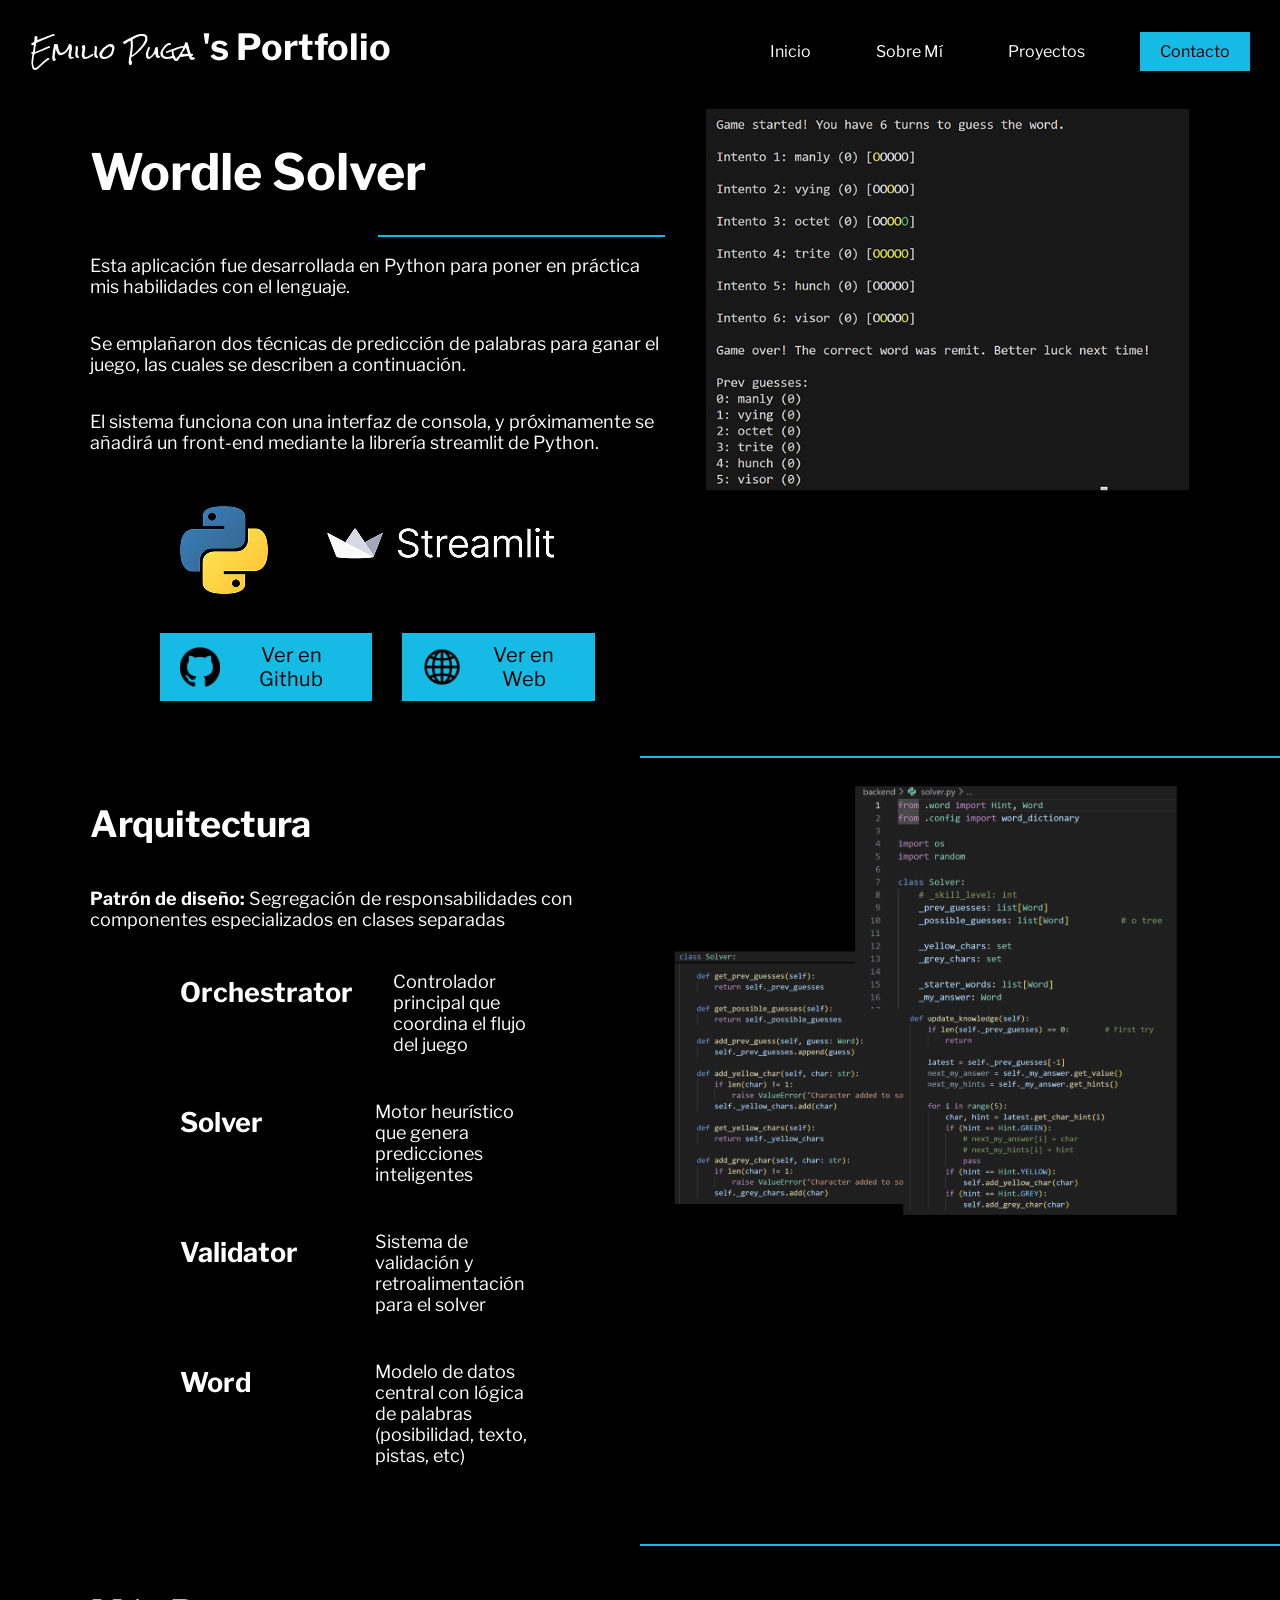
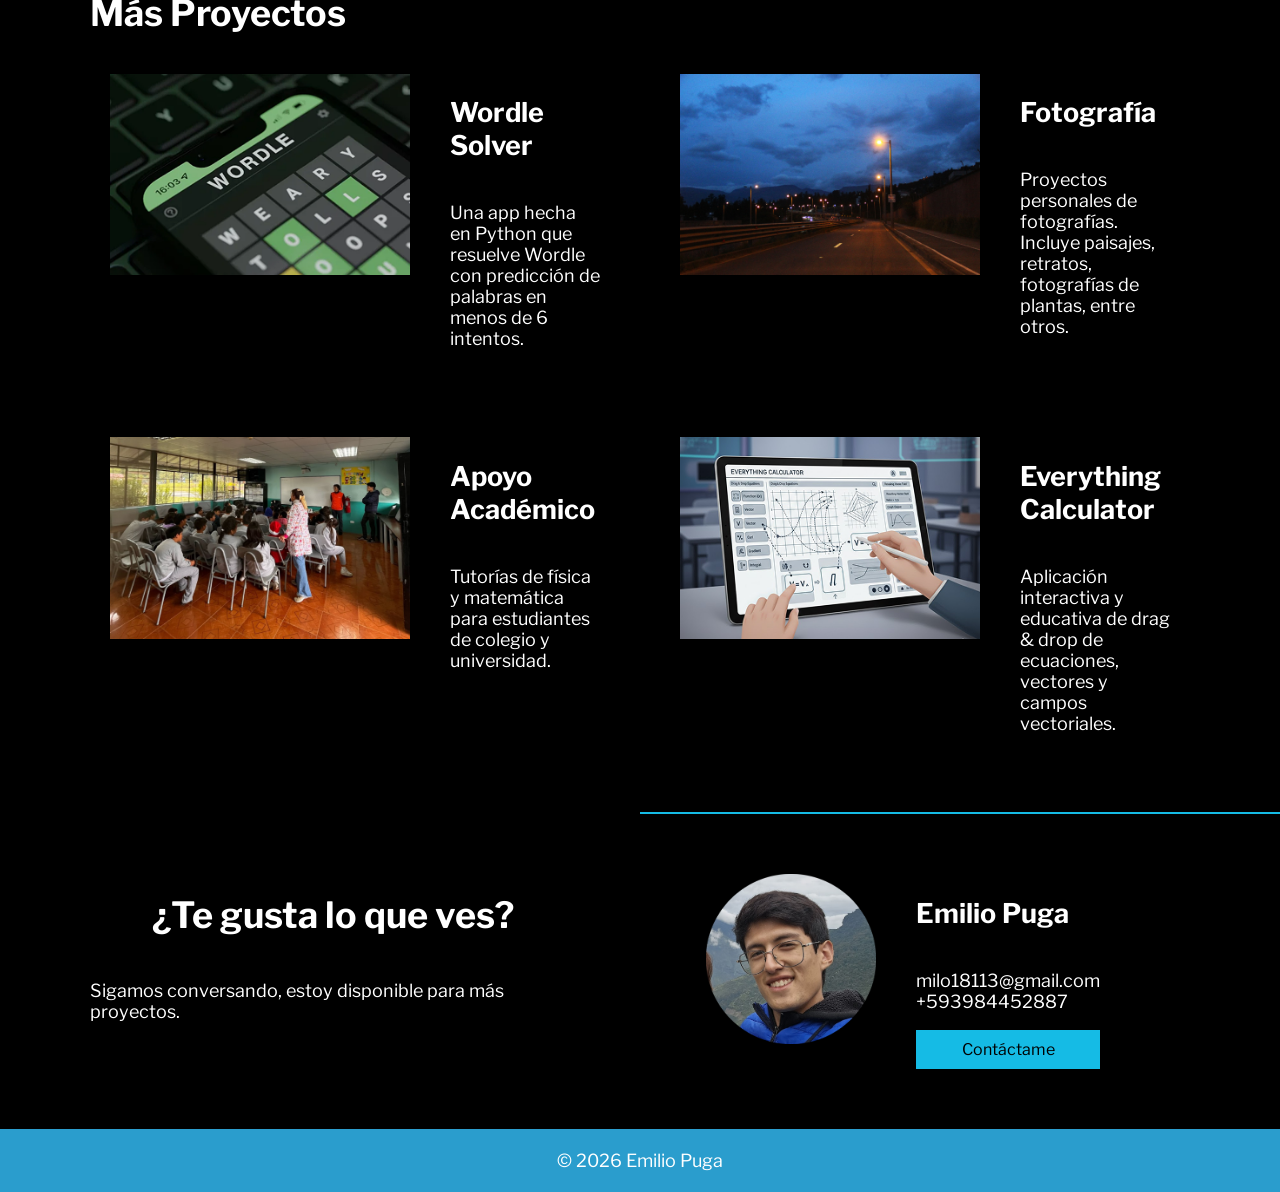
<file: wordle-solver.html>
<!DOCTYPE html>
<html lang="es">
    <head>
        <title>Wordle Solver - Emilio Puga's Portfolio</title>
        <meta charset="UTF-8">
        <link rel="stylesheet" href="styles.css">

        <link rel="preconnect" href="https://fonts.googleapis.com">
        <link rel="preconnect" href="https://fonts.gstatic.com" crossorigin>
        <link href="https://fonts.googleapis.com/css2?family=Hanken+Grotesk:wght@300;400;600&family=Libre+Franklin:wght@300;400;600&family=Rock+Salt&display=swap" rel="stylesheet">
    </head>
    <body>
        <header>
            <div class="header-container">
                <h1>
                    <span class="cursive-header">Emilio Puga</span>
                    <span>'s Portfolio</span>
                </h1>
                <nav>
                    <a href="index.html">Inicio</a>
                    <a href="about-me.html">Sobre Mí</a>
                    <a href="#proyectos">Proyectos</a>
                    <button onclick="window.location.href='contact.html'">Contacto</button>
                    <!-- <button onclick="console.log(document.body.offsetWidth)">Contacto</button> -->
                </nav>
            </div>
        </header>

        <!-- Intro -->
        <div class="flex-container">         
            <main>
                <div class="column">
                    <h1 style="font-weight: bold; font-size: 50px;">
                        Wordle Solver
                    </h1>
                    <div class="line"></div>
                    <p>Esta aplicación fue desarrollada en Python para poner en práctica mis habilidades con el lenguaje. </p>
                    <p>Se emplañaron dos técnicas de predicción de palabras para ganar el juego, las cuales se describen a continuación. </p>
                    <p>El sistema funciona con una interfaz de consola, y próximamente se añadirá un front-end mediante la librería streamlit de Python.</p>
                    <div class="smallspace"></div>
                    <div class="flex-container">
                        <main>
                            <img src="assets/python-logo.png" alt="Logo de Python">
                        </main>
                        <aside>
                            <img src="assets/streamlit-logo.png" alt="Logo de Streamlit">
                        </aside>
                    </div>
                    <div class="smallspace"> </div>
                    <div class="flex-container">
                        <button class="bigbtn" onclick="window.location.href='https://github.com/Milo18113'"><img src="assets/github-logo.png">Ver en Github</button>
                        <div class="hsmallspace"></div>
                        <button class="bigbtn" onclick="window.location.href='https://github.com/Milo18113'"><img src="assets/web-icon.png">Ver en Web</button>
                    </div>
                </div>
            </main>
            <aside>
                <img src="assets/wordle-solver1.png" alt="Prueba del programa Wordle Solver en consola." 
                style="width: 100%; height: auto; display: block; margin: auto;">
            </aside>
        </div>
        <div class="space"></div>
        <div class="line"></div>
        <div class="smallspace"></div>

        <!-- Arquitectura -->
        <div class="flex-container">
            <main>
                <div class="column">
                    <h1>Arquitectura</h1>
                    <p><b>Patrón de diseño:</b> Segregación de responsabilidades con componentes especializados en clases separadas</p>
                    <div class="column">
                        <div class="flex-container">
                            <main>
                                <h2>Orchestrator</h2>
                            </main>
                            <aside style="flex: 2;">
                                <p>Controlador principal que coordina el flujo del juego</p>
                            </aside>
                        </div>
                        <div class="flex-container">
                            <main>
                                <h2>Solver</h2>
                            </main>
                            <aside style="flex: 2;">
                                <p>Motor heurístico que genera predicciones inteligentes</p>
                            </aside>
                        </div>
                        <div class="flex-container">
                            <main>
                                <h2>Validator</h2>
                            </main>
                            <aside style="flex: 2;">
                                <p>Sistema de validación y retroalimentación para el solver</p>
                            </aside>
                        </div>
                        <div class="flex-container">
                            <main>
                                <h2>Word</h2>
                            </main>
                            <aside style="flex: 2;">
                                <p>Modelo de datos central con lógica de palabras (posibilidad, texto, pistas, etc)</p>
                            </aside>
                        </div>
                    </div>
                </div>
            </main>
            <aside>
                <img src="assets/wordle-solver2.png" alt="Capturas de pantalla de creación de clase Solver" style="width: 100%; height: auto; display: block; margin: auto;">
            </aside>
        </div>
        <div class="space"></div>
        <div class="line"></div>
        <div class="smallspace"></div>

        <!-- Proyectos -->
        <div class="flex-container">
            <main><h1>Más Proyectos</h1></main>
            <aside></aside>
        </div>
        <div id="proyectos" class="flex-container">        
            <main>
                <div class="proj-container">
                    <main><img src="assets/wordle-solver-img.png" alt=""></main>
                    <aside>
                        <div class="column">
                            <h2><a href="wordle-solver.html">Wordle Solver</a></h2>
                            <p>Una app hecha en Python que resuelve Wordle con predicción de palabras en menos de 6 intentos.</p>
                        </div>
                    </aside>
                </div>
            </main>
            <aside>
                <div class="proj-container">
                    <main><img src="assets/foto-img.png" alt=""></main>
                    <aside>
                        <div class="column">
                            <h2><a href="fotografia.html">Fotografía</a></h2>
                            <p>Proyectos personales de fotografías. Incluye paisajes, retratos, fotografías de plantas, entre otros.</p>
                        </div>
                    </aside>
                </div>
            </aside>
        </div>
        <div class ="space"></div>
        <div class="flex-container">        
            <main>
                <div class="proj-container">
                    <main><img src="assets/apoyo-academico-img.png" alt=""></main>
                    <aside>
                        <div class="column">
                            <h2><a href="apoyo-academico.html">Apoyo Académico</a></h2>
                            <p>Tutorías de física y matemática para estudiantes de colegio y universidad.</p>
                        </div>
                    </aside>
                </div>
            </main>
            <aside>
                <div class="proj-container">
                    <main><img src="assets/everything-calculator-img.png" alt=""></main>
                    <aside>
                        <div class="column">
                            <h2><a href="everything-calculator.html">Everything Calculator</a></h2>
                            <p>Aplicación interactiva y educativa de drag & drop de ecuaciones, vectores y campos vectoriales.</p>
                        </div>
                    </aside>
                </div>
            </aside>
        </div>
        <div class="space"></div>
        <div class="line"></div>
        <div class="space"></div>

        <!-- Te gusta lo que ves -->
        <div class="flex-container">
            <main>
                <div class="column" style="display: flex; justify-content: center; align-items: center;">
                    <h1>¿Te gusta lo que ves?</h1>
                    <p>Sigamos conversando, estoy disponible para más proyectos.</p>
                </div>
            </main>
            <aside>
                <div class="flex-container">
                    <main>
                        <img src="assets/milo.png" alt="Fotografía de Emilio Puga" width="170px">
                    </main>
                    <aside>
                        <div class="column">
                            <h2>Emilio Puga</h2>
                            <p>milo18113@gmail.com<br>
                                +593984452887
                            </p>
                            <button onclick="window.location.href='contact.html'">Contáctame</button>
                        </div>
                    </aside>
                </div>
            </aside>
        </div>

        <div class="space"></div>

        <footer>
            <p>&copy; 2026 Emilio Puga</p>
        </footer>
    </body> 
</html>
</file>
<file: styles.css>
html {
    scroll-behavior: smooth;
}

:root {
    /* --debug-border: #31d43e solid 1px; */
    --debug-border: none;
    --button-turquoise: #15BBE5;
    --button-hover-turquoise: #b0d7ea;
    --my-turquoise: #2a9dcd;
    --hover-turquoise: #42cdf0;
}

body {
    font-family: Libre Franklin, sans-serif;
    font-size: 18px;
    /* font-family: Hanken Grotesk, sans-serif; */
    margin: 0px;
    padding: 0px;
    /* border: #31d43e solid 1px; */
    background-color: black;
    color: white;
    min-width: 690px;
}

.flex-container {
    display: flex;
    padding: 0px 70px 0px 70px;
    /* min-height: 600px; */
    background-color: black;
    align-items: flex-start;
    /* justify-items: center; */
}

.column {
    display: flex;
    flex-direction: column;
    gap: 0px;
}

.proj-container {
    display: flex;
    padding: 0px;
    /* min-height: 600px; */
    background-color: black;
    align-items: flex-start;
    /* justify-items: flex-start; */
}

.proj-container main {
    flex: 1;
}

.proj-container aside {
    flex: 6;
}

.proj-container img {
    width: 300px;
    height: auto;
    display: block;     /* Center horizontal */
    margin: auto;
}

.space {
    margin: 50px 0;
}

.hspace {
    margin: 0 50px;
}

.smallspace {
    margin: 15px 0;
}

.smallerspace {
    margin: 9px 0;
}

.hsmallspace {
    margin: 15px 15px;
}

.bigbtn {
    display: flex;
    align-items: center;
    justify-content: center;
    gap: 10px;
    font-weight: normal;
    font-size: 20px;
}

.bigbtn img {
    width: 40px;
    height: 40px;
}

.line {
    background-color: var(--button-turquoise);
    height: 2px;
    width: 50%;
    margin-left: auto;
}

header{           /* Varios elementos */
    background-color: black;
    color: white;
    padding: 0px 20px 0px 20px;
    text-align: left;
    /* border: #31d43e solid 1px; */
}

.cursive-header {
    font-family: 'Rock Salt', cursive;
    font-size: 17pt;
    font-weight: normal;
}

footer {
    /* background-color: var(--my-turquoise); */
    background-color: var(--my-turquoise);
    color: white;
    padding: 3px 20px 3px 20px;
    text-align: center;
}

nav {
    flex: 1;
    display: flex;
    justify-content: flex-end;
    align-items: center;
    /* border: #f4f4f4 solid 1px; */
    gap: 45px;
    font-size: medium;
}  

nav a {
    color: white;
    margin: 0px 10px 0px 10px;  /* top right bottom left */
    align-items: center;
    text-decoration: none;
}

a {
    color: white;
    text-decoration: none;
}

a:hover {
    color: var(--hover-turquoise);
}

.header-container {
    display: flex;
    padding: 0px 10px 0px 10px;
    gap: 10px; /* Adds space between items */
}

main {
    flex: 2;
    background-color: black;
    padding: 5px 20px 5px 20px;
    border: var(--debug-border);
}

aside {
    flex: 2;
    padding: 5px 20px 5px 20px;
    border: var(--debug-border);
}

button {
    background-color: var(--button-turquoise);
    font-family: Libre Franklin, sans-serif;
    font-size: medium;
    color: black;
    border: none;
    padding: 10px 20px 10px 20px;
    cursor: pointer;
}

button:hover {
    background-color: var(--button-hover-turquoise);
}

form {
    display: flex; 
    flex-direction: column; 
    gap: 20px;
}

.titlelabel {
    font-weight: bold; 
    margin-bottom: 10px;
}

.contentlabel {
    margin: 0;
}

.textbox {
    padding: 10px;
    font-family: Libre Franklin, sans-serif;
    font-size: 16px;
    border: 1px solid var(--my-turquoise);
    background-color: black;
    color: white;
    border-radius: 5px;
}

@media (max-width: 1000px){      /* Sidebar se pone abajo si llego a menos de 600 */
    .flex-container {
        flex-direction: column;
    }
}
</file>
